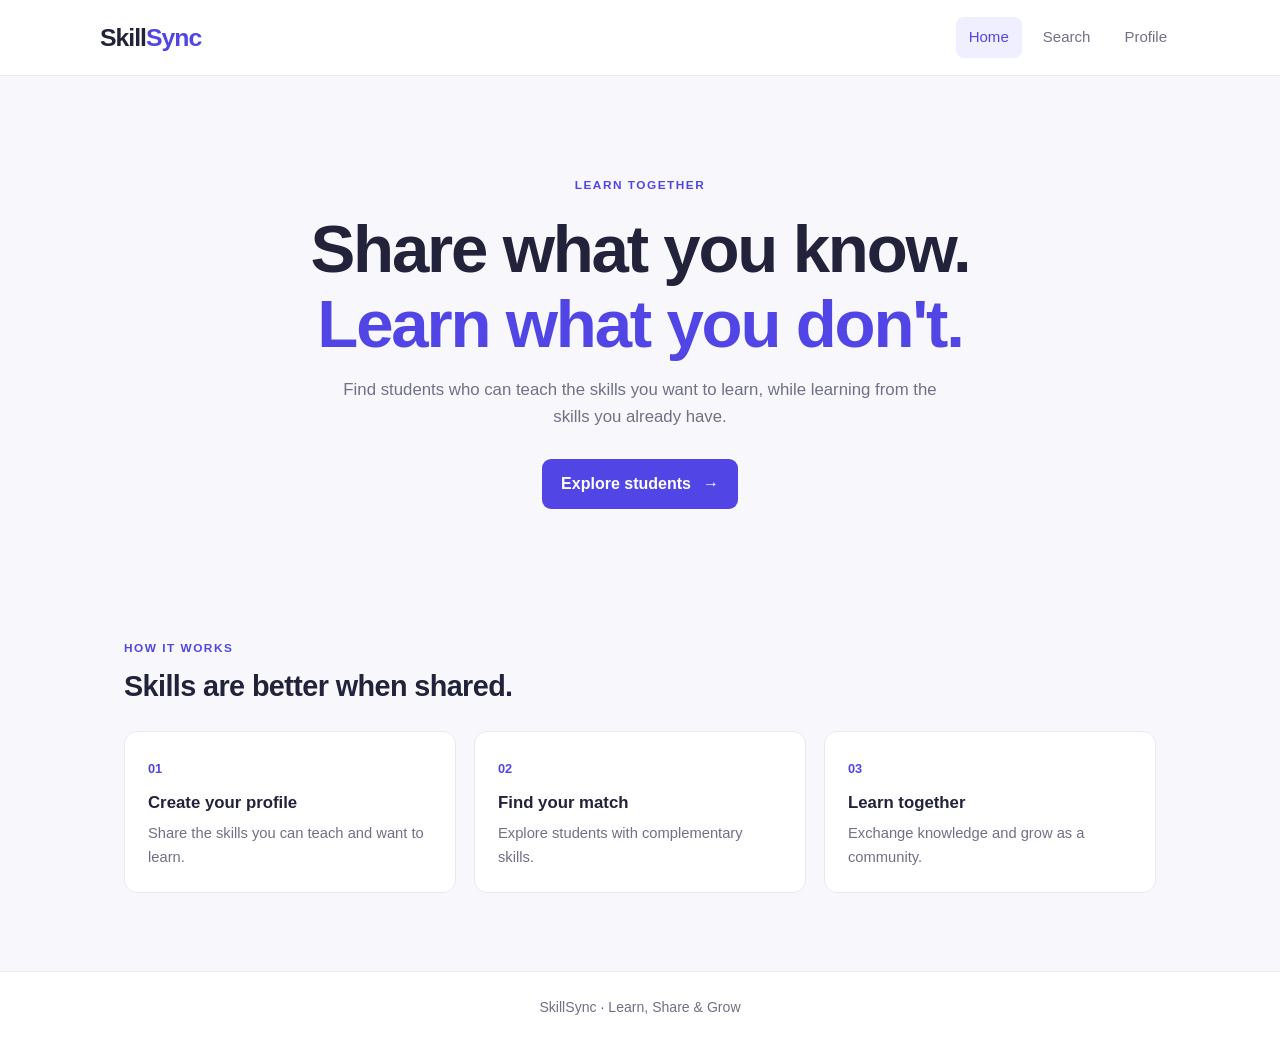
<file: skill sync/skill sync/index.htm>
<!DOCTYPE html>
<html lang="en">
<head>
  <meta charset="UTF-8">
  <meta name="viewport" content="width=device-width, initial-scale=1.0">
  <title>SkillSync | Home</title>
  <link rel="stylesheet" href="style.css">
  <script src="script.js" defer></script>
</head>
<body>
  <header class="topbar">
    <a class="logo" href="index.html">Skill<span>Sync</span></a>
    <nav aria-label="Main navigation">
      <a class="active" href="index.html">Home</a>
      <a href="search.html">Search</a>
      <a href="profile.html">Profile</a>
    </nav>
  </header>

  <main>
    <section class="hero">
      <p class="eyebrow">LEARN TOGETHER</p>
      <h1>Share what you know.<br><span>Learn what you don't.</span></h1>
      <p class="hero-text">Find students who can teach the skills you want to learn, while learning from the skills you already have.</p>
      <a class="button" href="search.html">Explore students <span aria-hidden="true">→</span></a>
    </section>

    <section class="home-bottom">
      <div>
        <p class="eyebrow">HOW IT WORKS</p>
        <h2>Skills are better when shared.</h2>
      </div>
      <div class="steps">
        <article class="step-card"><span>01</span><h3>Create your profile</h3><p>Share the skills you can teach and want to learn.</p></article>
        <article class="step-card"><span>02</span><h3>Find your match</h3><p>Explore students with complementary skills.</p></article>
        <article class="step-card"><span>03</span><h3>Learn together</h3><p>Exchange knowledge and grow as a community.</p></article>
      </div>
    </section>
  </main>

  <footer>SkillSync <span>·</span> Learn, Share &amp; Grow</footer>
</body>
</html>
</file>
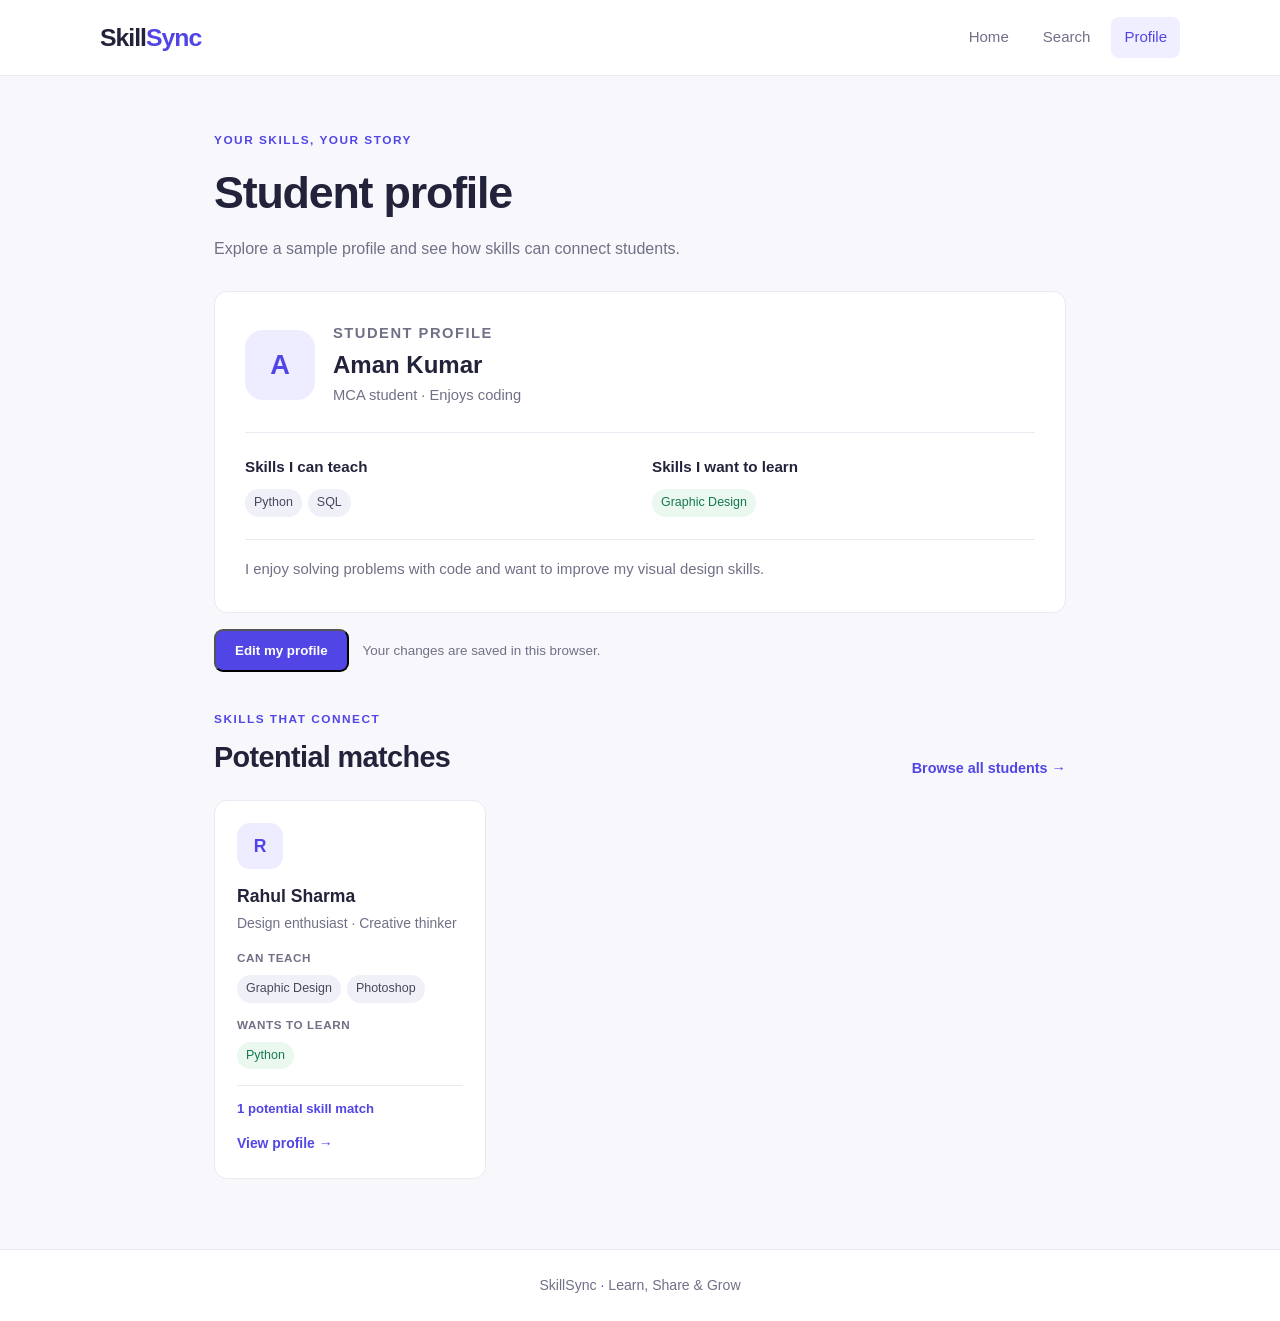
<file: skill sync/skill sync/profile.html>
<!DOCTYPE html>
<html lang="en">
<head>
  <meta charset="UTF-8">
  <meta name="viewport" content="width=device-width, initial-scale=1.0">
  <title>SkillSync | Profile</title>
  <link rel="stylesheet" href="style.css">
  <script src="script.js" defer></script>
</head>
<body>
  <header class="topbar">
    <a class="logo" href="index.html">Skill<span>Sync</span></a>
    <nav aria-label="Main navigation">
      <a href="index.html">Home</a>
      <a href="search.html">Search</a>
      <a class="active" href="profile.html">Profile</a>
    </nav>
  </header>

  <main class="page-main profile-main">
    <section class="page-heading">
      <p class="eyebrow">YOUR SKILLS, YOUR STORY</p>
      <h1>Student profile</h1>
      <p>Explore a sample profile and see how skills can connect students.</p>
    </section>

    <section id="profileDetails" class="profile-card">
      <!-- Profile details are rendered by script.js. -->
    </section>
    <div class="profile-actions"><button id="editProfileButton" class="button" type="button">Edit my profile</button><span class="hint">Your changes are saved in this browser.</span></div>
    <section id="editProfilePanel" class="edit-panel" hidden>
      <div class="results-heading"><div><p class="eyebrow">MAKE IT YOURS</p><h2>Edit your profile</h2></div></div>
      <form id="editProfileForm" class="edit-form">
        <label>Full name<input id="editName" name="name" maxlength="60" required></label>
        <label>Short introduction<input id="editBio" name="bio" maxlength="120" required></label>
        <label>Skills I can teach <small>(separate skills with commas)</small><input id="editTeaches" name="teaches" placeholder="Python, SQL" required></label>
        <label>Skills I want to learn <small>(separate skills with commas)</small><input id="editLearns" name="learns" placeholder="Graphic Design" required></label>
        <label>About me<textarea id="editAbout" name="about" rows="3" maxlength="500" required></textarea></label>
        <div class="form-actions"><button class="button" type="submit">Save changes</button><button class="button button-light" type="button" id="cancelEdit">Cancel</button></div>
        <p id="saveMessage" class="save-message" role="status"></p>
      </form>
    </section>

    <section class="results-section matches-section">
      <div class="results-heading">
        <div><p class="eyebrow">SKILLS THAT CONNECT</p><h2>Potential matches</h2></div>
        <a class="text-link" href="search.html">Browse all students →</a>
      </div>
      <div id="profileMatches" class="student-grid"></div>
      <p id="profileEmptyState" class="empty-state" hidden>No two-way matches found for this student yet.</p>
    </section>
  </main>

  <footer>SkillSync <span>·</span> Learn, Share &amp; Grow</footer>
</body>
</html>
</file>
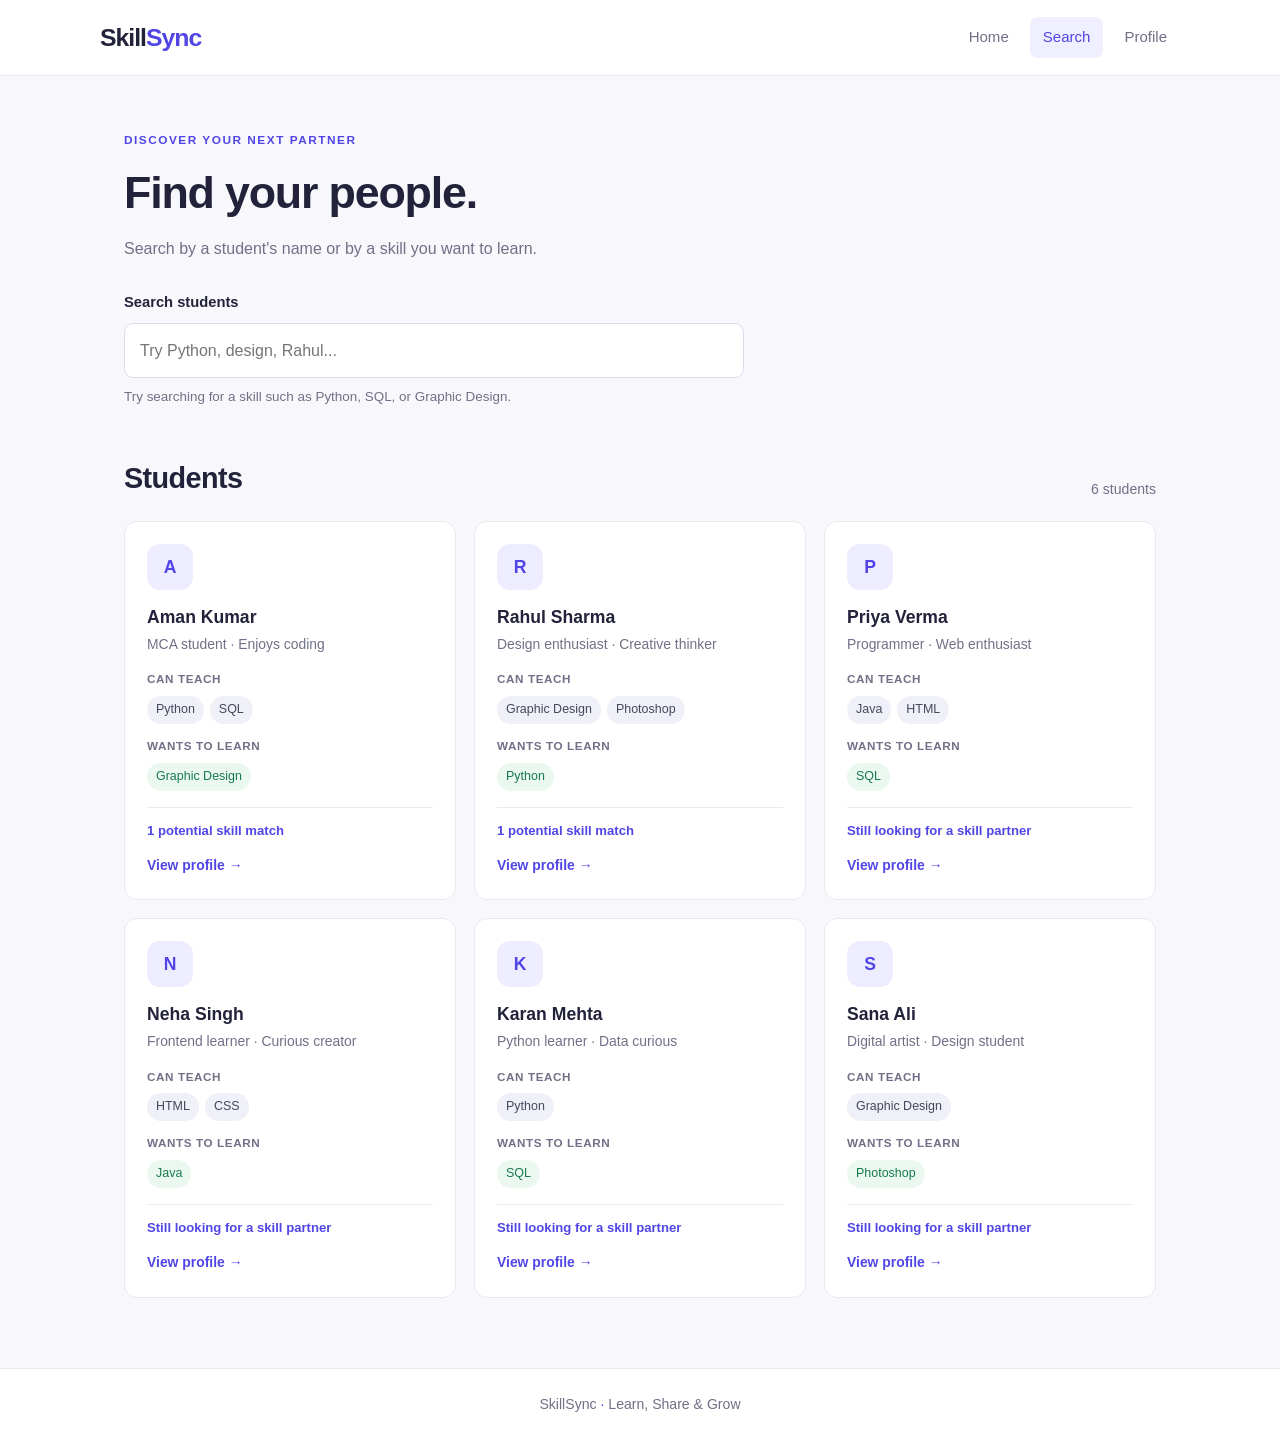
<file: skill sync/skill sync/search.html>
<!DOCTYPE html>
<html lang="en">
<head>
  <meta charset="UTF-8">
  <meta name="viewport" content="width=device-width, initial-scale=1.0">
  <title>SkillSync | Search</title>
  <link rel="stylesheet" href="style.css">
  <script src="script.js" defer></script>
</head>
<body>
  <header class="topbar">
    <a class="logo" href="index.html">Skill<span>Sync</span></a>
    <nav aria-label="Main navigation">
      <a href="index.html">Home</a>
      <a class="active" href="search.html">Search</a>
      <a href="profile.html">Profile</a>
    </nav>
  </header>

  <main class="page-main">
    <section class="page-heading">
      <p class="eyebrow">DISCOVER YOUR NEXT PARTNER</p>
      <h1>Find your people.</h1>
      <p>Search by a student's name or by a skill you want to learn.</p>
    </section>

    <section class="search-area">
      <label for="skillSearch">Search students</label>
      <input id="skillSearch" type="search" placeholder="Try Python, design, Rahul..." autocomplete="off">
      <p class="hint">Try searching for a skill such as Python, SQL, or Graphic Design.</p>
    </section>

    <section class="results-section">
      <div class="results-heading">
        <h2>Students</h2>
        <span id="resultCount" class="result-count"></span>
      </div>
      <div id="studentList" class="student-grid" aria-live="polite"></div>
      <p id="emptyState" class="empty-state" hidden>No students found. Try another name or skill.</p>
    </section>
  </main>

  <footer>SkillSync <span>·</span> Learn, Share &amp; Grow</footer>
</body>
</html>
</file>
<file: skill sync/skill sync/style.css>
* {
  box-sizing: border-box;
  margin: 0;
  padding: 0;
}

:root {
  --purple: #5146e5;
  --purple-dark: #4035c7;
  --ink: #22223a;
  --muted: #707087;
  --line: #e9e9f1;
  --bg: #f8f8fc;
  --white: #fff;
  --green: #18794e;
  --green-bg: #eaf8f0;
}

body {
  min-height: 100vh;
  background: var(--bg);
  color: var(--ink);
  font-family: Arial, Helvetica, sans-serif;
  line-height: 1.6;
}

a { color: inherit; text-decoration: none; }

.topbar {
  min-height: 76px;
  padding: 16px max(24px, calc((100% - 1080px) / 2));
  display: flex;
  align-items: center;
  justify-content: space-between;
  gap: 24px;
  background: var(--white);
  border-bottom: 1px solid var(--line);
}

.logo {
  font-size: 1.55rem;
  font-weight: 800;
  letter-spacing: -1px;
}
.logo span { color: var(--purple); }

nav { display: flex; align-items: center; gap: 8px; }
nav a {
  padding: 8px 13px;
  border-radius: 8px;
  color: var(--muted);
  font-size: .94rem;
}
nav a:hover, nav a.active {
  color: var(--purple);
  background: #f0efff;
}

main { max-width: 1080px; margin: 0 auto; padding: 0 24px; }

.hero {
  padding: 100px 20px 104px;
  text-align: center;
}
.eyebrow {
  color: var(--purple);
  font-size: .74rem;
  font-weight: 800;
  letter-spacing: 1.5px;
}
.hero h1 {
  margin: 16px 0;
  font-size: clamp(2.5rem, 6vw, 4.2rem);
  letter-spacing: -2.2px;
  line-height: 1.12;
}
.hero h1 span { color: var(--purple); }
.hero-text {
  max-width: 610px;
  margin: 0 auto 28px;
  color: var(--muted);
  font-size: 1.05rem;
}
.button {
  display: inline-flex;
  align-items: center;
  gap: 12px;
  padding: 12px 19px;
  border-radius: 9px;
  background: var(--purple);
  color: var(--white);
  font-weight: 700;
  transition: background .2s;
}
.button:hover { background: var(--purple-dark); }

.home-bottom { padding: 26px 0 78px; }
.home-bottom h2, .results-heading h2 { margin-top: 5px; font-size: 1.8rem; letter-spacing: -.6px; }
.steps {
  display: grid;
  grid-template-columns: repeat(3, 1fr);
  gap: 18px;
  margin-top: 22px;
}
.step-card, .student-card, .profile-card {
  background: var(--white);
  border: 1px solid var(--line);
  border-radius: 13px;
}
.step-card { padding: 23px; }
.step-card > span { color: var(--purple); font-size: .8rem; font-weight: 800; }
.step-card h3 { margin: 10px 0 5px; font-size: 1.05rem; }
.step-card p { color: var(--muted); font-size: .92rem; }

.page-main { min-height: calc(100vh - 140px); padding-top: 55px; padding-bottom: 70px; }
.page-heading { margin-bottom: 30px; }
.page-heading h1 { margin: 7px 0; font-size: clamp(2rem, 4vw, 2.8rem); letter-spacing: -1.2px; }
.page-heading > p:last-child { color: var(--muted); }

.search-area { max-width: 620px; }
.search-area label { display: block; margin-bottom: 8px; font-weight: 700; font-size: .92rem; }
#skillSearch {
  width: 100%;
  padding: 14px 15px;
  border: 1px solid #dcdceb;
  border-radius: 9px;
  background: var(--white);
  color: var(--ink);
  font: inherit;
}
#skillSearch:focus { outline: 3px solid #e0ddff; border-color: var(--purple); }
.hint { margin-top: 8px; color: var(--muted); font-size: .84rem; }

.results-section { margin-top: 42px; }
.results-heading { display: flex; justify-content: space-between; align-items: end; gap: 16px; margin-bottom: 20px; }
.result-count { color: var(--muted); font-size: .88rem; }
.student-grid { display: grid; grid-template-columns: repeat(3, minmax(0, 1fr)); gap: 18px; }
.student-card { padding: 22px; }
.avatar {
  width: 46px; height: 46px; display: grid; place-items: center;
  margin-bottom: 13px; border-radius: 13px; background: #eeedff;
  color: var(--purple); font-size: 1.1rem; font-weight: 800;
}
.student-card h3 { font-size: 1.1rem; }
.bio { color: var(--muted); font-size: .87rem; margin: 2px 0 15px; }
.skill-group { margin-top: 13px; }
.skill-title {
  display: block; margin-bottom: 7px; color: var(--muted);
  font-size: .73rem; font-weight: 800; letter-spacing: .6px; text-transform: uppercase;
}
.tags { display: flex; flex-wrap: wrap; gap: 6px; }
.tag { padding: 4px 9px; border-radius: 20px; background: #f0f0f8; color: #47475d; font-size: .78rem; }
.tag.learn { background: var(--green-bg); color: var(--green); }
.match-note { margin-top: 16px; padding-top: 12px; border-top: 1px solid var(--line); color: var(--purple); font-size: .82rem; font-weight: 700; }
.profile-link { display: inline-block; margin-top: 13px; color: var(--purple); font-size: .87rem; font-weight: 700; }
.profile-link:hover, .text-link:hover { color: var(--purple-dark); text-decoration: underline; }
.empty-state { margin-top: 12px; padding: 22px; border: 1px dashed #d0d0e0; border-radius: 10px; color: var(--muted); background: var(--white); }
.empty-state[hidden] { display: none; }

.profile-main { max-width: 900px; }
.profile-card { padding: 30px; }
.profile-top { display: flex; align-items: center; gap: 18px; padding-bottom: 24px; border-bottom: 1px solid var(--line); }
.profile-avatar {
  width: 70px; height: 70px; display: grid; place-items: center; flex-shrink: 0;
  border-radius: 18px; background: #eeedff; color: var(--purple); font-size: 1.7rem; font-weight: 800;
}
.profile-top h2 { font-size: 1.5rem; }
.profile-top p { color: var(--muted); font-size: .92rem; }
.profile-columns { display: grid; grid-template-columns: 1fr 1fr; gap: 24px; padding-top: 22px; }
.profile-columns h3 { margin-bottom: 10px; font-size: .95rem; }
.profile-about { margin-top: 22px; padding-top: 18px; border-top: 1px solid var(--line); color: var(--muted); font-size: .93rem; }
.text-link { color: var(--purple); font-size: .9rem; font-weight: 700; white-space: nowrap; }
.matches-section { margin-top: 38px; }

footer { padding: 24px; border-top: 1px solid var(--line); background: var(--white); text-align: center; color: var(--muted); font-size: .88rem; }
footer span { color: var(--purple); }

@media (max-width: 760px) {
  .student-grid { grid-template-columns: repeat(2, minmax(0, 1fr)); }
  .steps { grid-template-columns: 1fr; }
  .hero { padding: 75px 10px; }
}
@media (max-width: 540px) {
  .topbar { padding: 14px 16px; flex-direction: column; gap: 8px; }
  nav { width: 100%; justify-content: center; }
  nav a { padding: 7px 12px; }
  main { padding-left: 16px; padding-right: 16px; }
  .page-main { padding-top: 38px; }
  .student-grid { grid-template-columns: 1fr; }
  .profile-card { padding: 20px; }
  .profile-columns { grid-template-columns: 1fr; gap: 18px; }
  .results-heading { align-items: flex-start; flex-direction: column; }
}


/* Profile editing */
.profile-actions { display:flex; align-items:center; gap:14px; flex-wrap:wrap; margin-top:16px; }
.profile-actions .hint { margin:0; }
.edit-panel { margin-top:20px; padding:26px; background:var(--white); border:1px solid var(--line); border-radius:13px; }
.edit-panel[hidden] { display:none; }
.edit-form { display:grid; gap:15px; }
.edit-form label { display:grid; gap:6px; font-size:.9rem; font-weight:700; }
.edit-form small { display:inline; color:var(--muted); font-size:.78rem; font-weight:400; }
.edit-form input, .edit-form textarea { width:100%; padding:12px 13px; border:1px solid #dcdceb; border-radius:8px; color:var(--ink); background:#fff; font:inherit; }
.edit-form input:focus, .edit-form textarea:focus { outline:3px solid #e0ddff; border-color:var(--purple); }
.edit-form textarea { resize:vertical; }
.form-actions { display:flex; gap:10px; flex-wrap:wrap; }
.button-light { border:1px solid var(--line); background:#f4f4fa; color:var(--ink); cursor:pointer; font:inherit; }
.button-light:hover { background:#eaeaf5; }
.edit-form button { border:0; cursor:pointer; font:inherit; }
.save-message { color:var(--green); font-size:.9rem; }
button[hidden] { display:none !important; }
</file>
